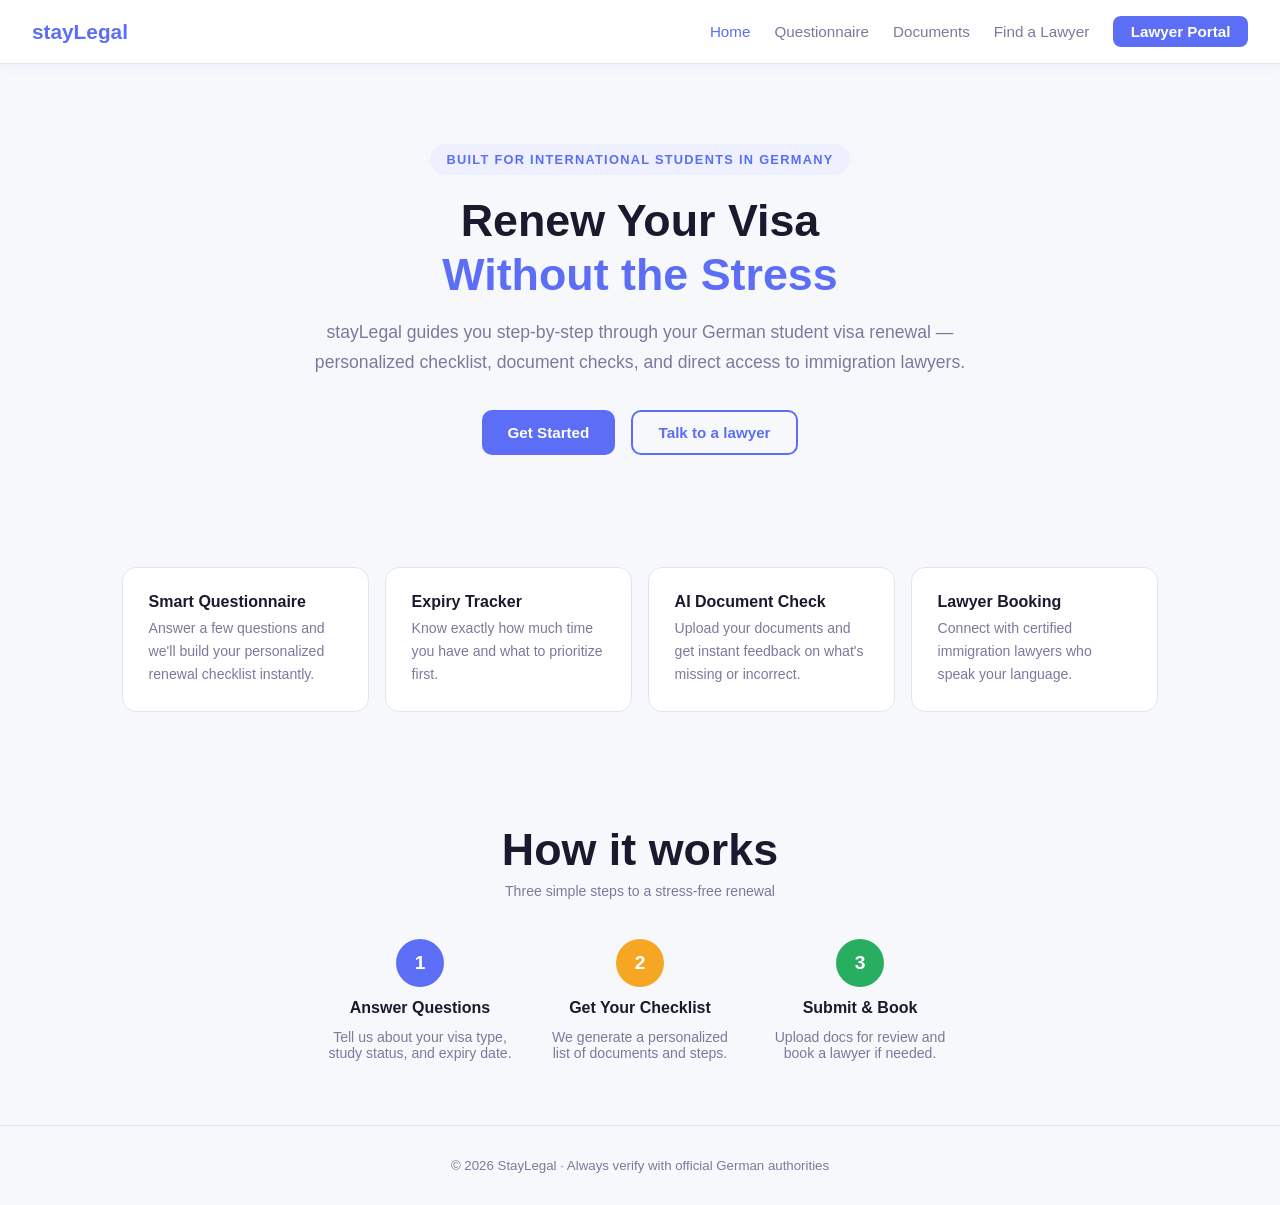
<file: stayLegal-visa/index.html>
<!doctype html>
<html lang="en">
  <head>
    <meta charset="UTF-8" />
    <meta name="viewport" content="width=device-width, initial-scale=1.0" />
    <title>StayLegal – German Student Visa Renewal</title>
    <link rel="stylesheet" href="css/style.css" />
    <link rel="preconnect" href="https://fonts.googleapis.com" />
  </head>
  <body>
    <!-- Navbar -->
    <nav class="navbar">
      <a href="index.html" class="logo">stayLegal</a>
      <div class="nav-links">
        <a href="index.html" class="active">Home</a>
        <a href="questionnaire.html">Questionnaire</a>
        <a href="documents.html">Documents</a>
        <a href="lawyer.html">Find a Lawyer</a>
        <a href="" class="btn-nav">Lawyer Portal</a>
      </div>
    </nav>

    <!-- Hero -->
    <section class="hero">
      <div class="badge">BUILT FOR INTERNATIONAL STUDENTS IN GERMANY</div>
      <h1>Renew Your Visa <br /><span>Without the Stress</span></h1>
      <p>
        stayLegal guides you step-by-step through your German student visa
        renewal — personalized checklist, document checks, and direct access to
        immigration lawyers.
      </p>
      <div class="hero-actions">
        <a href="questionnaire.html" class="btn btn-primary"> Get Started </a>
        <a href="lawyer.html" class="btn btn-outline"> Talk to a lawyer </a>
      </div>
    </section>

    <!-- Features -->
    <div class="features">
      <div class="feature-card">
        <h3>Smart Questionnaire</h3>
        <p>
          Answer a few questions and we'll build your personalized renewal
          checklist instantly.
        </p>
      </div>
      <div class="feature-card">
        <h3>Expiry Tracker</h3>
        <p>Know exactly how much time you have and what to prioritize first.</p>
      </div>
      <div class="feature-card">
        <h3>AI Document Check</h3>
        <p>
          Upload your documents and get instant feedback on what's missing or
          incorrect.
        </p>
      </div>
      <div class="feature-card">
        <h3>Lawyer Booking</h3>
        <p>
          Connect with certified immigration lawyers who speak your language.
        </p>
      </div>
    </div>

    <!-- How it works -->
    <section class="overview">
      <h2>How it works</h2>
      <p class="subheading">Three simple steps to a stress-free renewal</p>
      <div class="overview-container">
        <div class="overview-step">
          <div class="overview-card">1</div>
          <h4>Answer Questions</h4>
          <p>Tell us about your visa type, study status, and expiry date.</p>
        </div>
        <div class="overview-step">
          <div class="overview-card" style="background: var(--yellow)">2</div>
          <h4>Get Your Checklist</h4>
          <p>We generate a personalized list of documents and steps.</p>
        </div>

        <div class="overview-step">
          <div class="overview-card" style="background: var(--success)">3</div>
          <h4>Submit & Book</h4>
          <p>Upload docs for review and book a lawyer if needed.</p>
        </div>
      </div>
    </section>

    <footer>
      © 2026 StayLegal · Always verify with official German authorities
    </footer>
  </body>
</html>
</file>
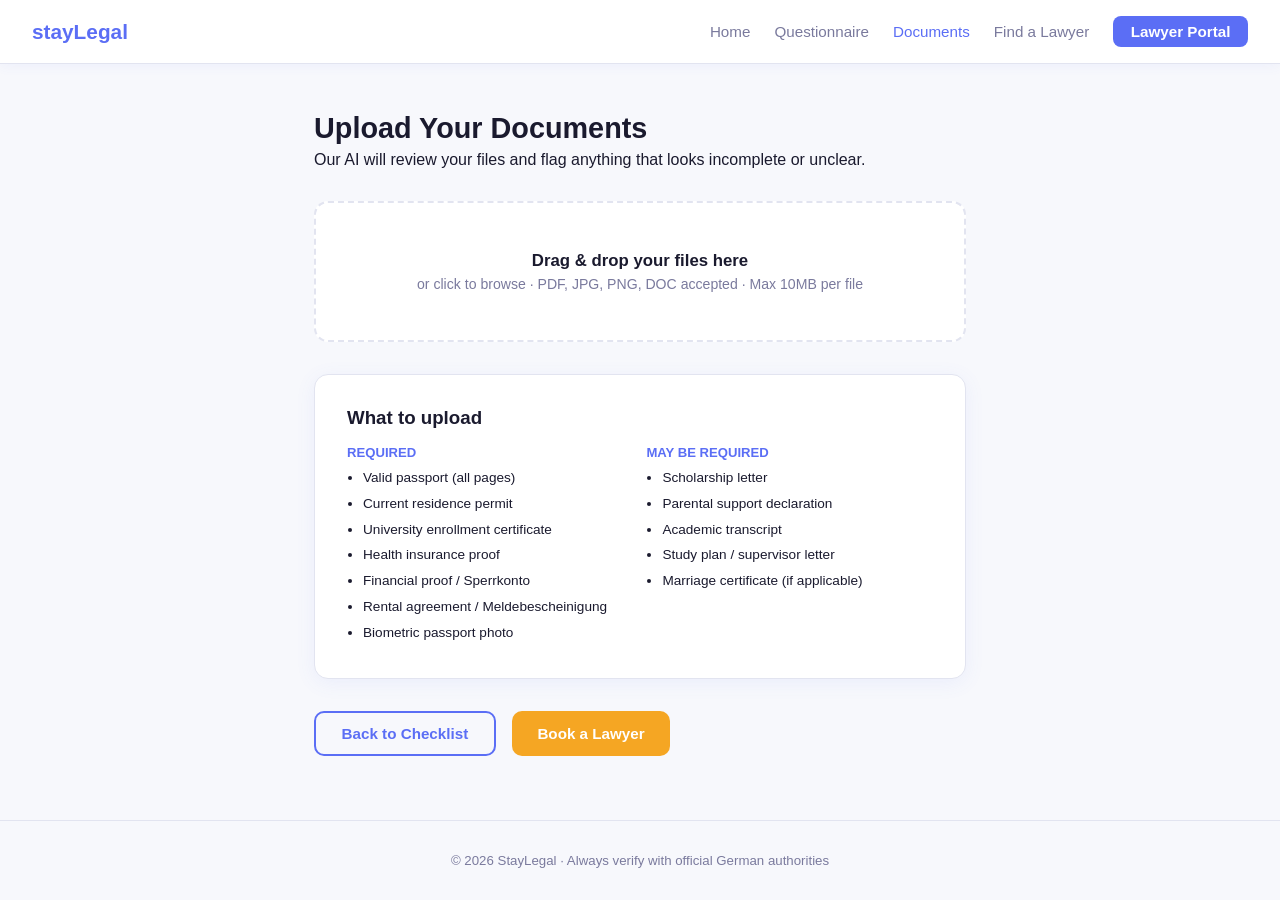
<file: stayLegal-visa/documents.html>
<!doctype html>
<html lang="en">
  <head>
    <meta charset="UTF-8" />
    <meta name="viewport" content="width=device-width, initial-scale=1.0" />
    <title>Upload Documents – stayLegal</title>
    <link rel="stylesheet" href="css/style.css" />
    <link rel="preconnect" href="https://fonts.googleapis.com" />
  </head>
  <body>
    <nav class="navbar">
      <a href="index.html" class="logo">stayLegal</a>
      <div class="nav-links">
        <a href="index.html">Home</a>
        <a href="questionnaire.html">Questionnaire</a>
        <a href="documents.html" class="active">Documents</a>
        <a href="lawyer.html">Find a Lawyer</a>
        <a href="" class="btn-nav">Lawyer Portal</a>
      </div>
    </nav>

    <div class="upload-wrap">
      <div style="margin-bottom: 2rem">
        <h1 style="font-size: 1.8rem; font-weight: 800">
          Upload Your Documents
        </h1>
        <p style="margin-top: 0.4rem">
          Our AI will review your files and flag anything that looks incomplete
          or unclear.
        </p>
      </div>

      <!-- Upload Zone -->
      <div class="upload-zone" id="uploadZone">
        <h3>Drag & drop your files here</h3>
        <p>
          or click to browse · PDF, JPG, PNG, DOC accepted · Max 10MB per file
        </p>
      </div>

      <!-- Document Type Guide -->
      <div class="card" style="margin-top: 2rem">
        <h3>What to upload</h3>
        <div class="card-container">
          <div>
            <p>REQUIRED</p>
            <ul>
              <li>Valid passport (all pages)</li>
              <li>Current residence permit</li>
              <li>University enrollment certificate</li>
              <li>Health insurance proof</li>
              <li>Financial proof / Sperrkonto</li>
              <li>Rental agreement / Meldebescheinigung</li>
              <li>Biometric passport photo</li>
            </ul>
          </div>
          <div>
            <p>MAY BE REQUIRED</p>
            <ul>
              <li>Scholarship letter</li>
              <li>Parental support declaration</li>
              <li>Academic transcript</li>
              <li>Study plan / supervisor letter</li>
              <li>Marriage certificate (if applicable)</li>
            </ul>
          </div>
        </div>
      </div>

      <div class="document-buttons">
        <a href="" class="btn btn-outline">Back to Checklist</a>
        <a href="lawyer.html" class="btn btn-yellow">Book a Lawyer</a>
      </div>
    </div>

    <footer>
      © 2026 StayLegal · Always verify with official German authorities
    </footer>
    <div class="toast" id="toast"></div>
    <script src="js/app.js"></script>
  </body>
</html>
</file>
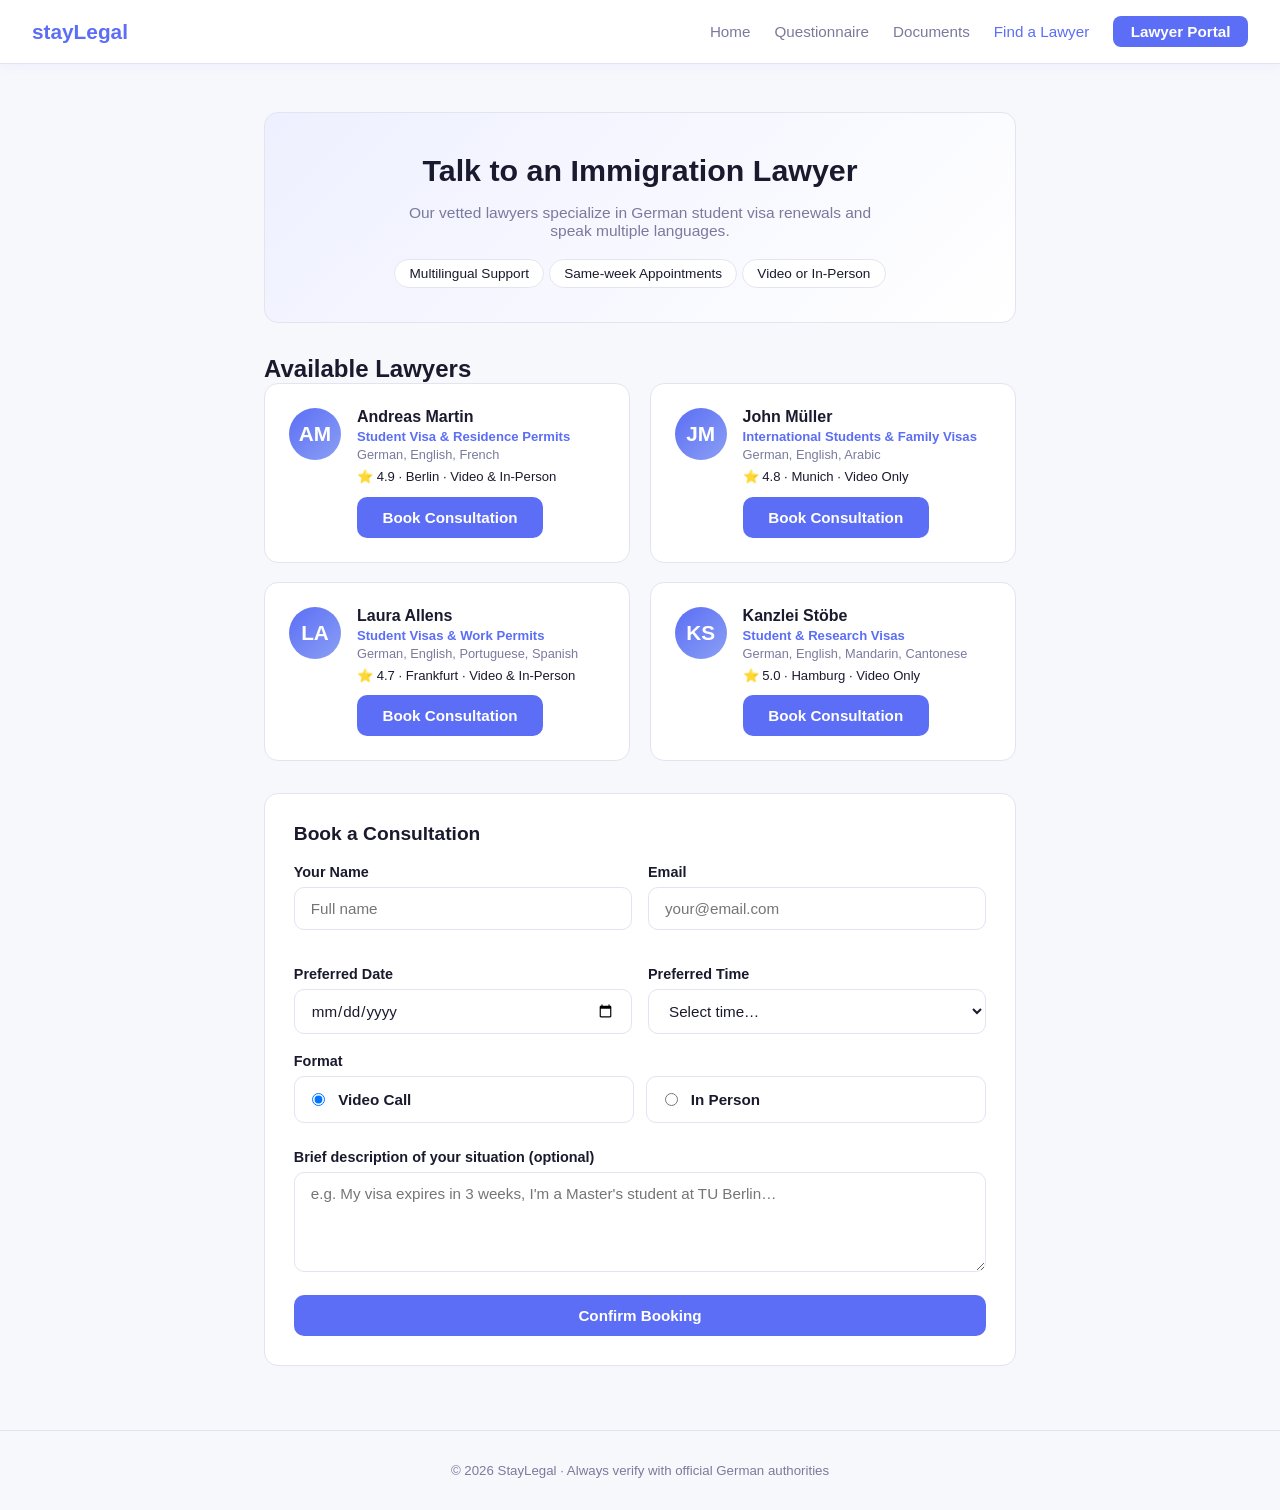
<file: stayLegal-visa/lawyer.html>
<!doctype html>
<html lang="en">
  <head>
    <meta charset="UTF-8" />
    <meta name="viewport" content="width=device-width, initial-scale=1.0" />
    <title>Find a Lawyer – StayLegal</title>
    <link rel="stylesheet" href="css/style.css" />
    <link rel="preconnect" href="https://fonts.googleapis.com" />
  </head>
  <body>
    <nav class="navbar">
      <a href="index.html" class="logo">stayLegal</a>
      <div class="nav-links">
        <a href="index.html">Home</a>
        <a href="questionnaire.html">Questionnaire</a>
        <a href="documents.html">Documents</a>
        <a href="lawyer.html" class="active">Find a Lawyer</a>
        <a href="" class="btn-nav">Lawyer Portal</a>
      </div>
    </nav>

    <!-- Top floating section-->
    <div class="lawyer-wrap">
      <div class="lawyer-hero">
        <h1>Talk to an Immigration Lawyer</h1>
        <p>
          Our vetted lawyers specialize in German student visa renewals and
          speak multiple languages.
        </p>
        <div>
          <span>Multilingual Support</span>
          <span>Same-week Appointments</span>
          <span>Video or In-Person</span>
        </div>
      </div>

      <!-- Lawyer Cards -->
      <h2>Available Lawyers</h2>
      <div class="lawyers-grid">
        <div class="lawyer-card">
          <div class="lawyer-avatar">AM</div>
          <div class="lawyer-info">
            <h3>Andreas Martin</h3>
            <p class="spec">Student Visa & Residence Permits</p>
            <p class="lang">German, English, French</p>
            <p class="rating">⭐ 4.9 · Berlin · Video & In-Person</p>
            <button class="btn btn-primary" style="margin-top: 0.8rem">
              Book Consultation
            </button>
          </div>
        </div>

        <div class="lawyer-card">
          <div class="lawyer-avatar">JM</div>
          <div class="lawyer-info">
            <h3>John Müller</h3>
            <p class="spec">International Students & Family Visas</p>
            <p class="lang">German, English, Arabic</p>
            <p class="rating">⭐ 4.8 · Munich · Video Only</p>
            <button class="btn btn-primary" style="margin-top: 0.8rem">
              Book Consultation
            </button>
          </div>
        </div>

        <div class="lawyer-card">
          <div class="lawyer-avatar">LA</div>
          <div class="lawyer-info">
            <h3>Laura Allens</h3>
            <p class="spec">Student Visas & Work Permits</p>
            <p class="lang">German, English, Portuguese, Spanish</p>
            <p class="rating">⭐ 4.7 · Frankfurt · Video & In-Person</p>
            <button class="btn btn-primary" style="margin-top: 0.8rem">
              Book Consultation
            </button>
          </div>
        </div>

        <div class="lawyer-card">
          <div class="lawyer-avatar">KS</div>
          <div class="lawyer-info">
            <h3>Kanzlei Stöbe</h3>
            <p class="spec">Student & Research Visas</p>
            <p class="lang">German, English, Mandarin, Cantonese</p>
            <p class="rating">⭐ 5.0 · Hamburg · Video Only</p>
            <button class="btn btn-primary" style="margin-top: 0.8rem">
              Book Consultation
            </button>
          </div>
        </div>
      </div>

      <!-- Booking Form -->
      <div class="booking-form" id="bookingForm">
        <h2>Book a Consultation</h2>
        <div class="booking-container">
          <div class="form-group">
            <label>Your Name</label>
            <input type="text" id="bookName" placeholder="Full name" />
          </div>
          <div class="form-group">
            <label>Email</label>
            <input type="email" id="bookEmail" placeholder="your@email.com" />
          </div>
          <div class="form-group">
            <label>Preferred Date</label>
            <input type="date" id="bookDate" />
          </div>
          <div class="form-group">
            <label>Preferred Time</label>
            <select>
              <option value="">Select time…</option>
              <option>09:00 – 09:30</option>
              <option>09:30 – 10:00</option>
              <option>10:00 – 10:30</option>
              <option>11:00 – 11:30</option>
              <option>14:00 – 14:30</option>
              <option>15:00 – 15:30</option>
              <option>16:00 – 16:30</option>
            </select>
          </div>
        </div>

        <div class="form-group">
          <label>Format</label>
          <div style="display: flex; gap: 0.8rem">
            <label class="option-item" style="flex: 1">
              <input type="radio" name="format" value="video" checked />
              Video Call
            </label>
            <label class="option-item" style="flex: 1">
              <input type="radio" name="format" value="inperson" />
              In Person
            </label>
          </div>
        </div>
        <div class="form-group">
          <label>Brief description of your situation (optional)</label>
          <textarea
            placeholder="e.g. My visa expires in 3 weeks, I'm a Master's student at TU Berlin…"
          ></textarea>
        </div>
        <button class="btn btn-primary btn-full">Confirm Booking</button>
      </div>
    </div>

    <footer>
      © 2026 StayLegal · Always verify with official German authorities
    </footer>
    <div class="toast" id="toast"></div>
    <script src="js/app.js"></script>
  </body>
</html>
</file>
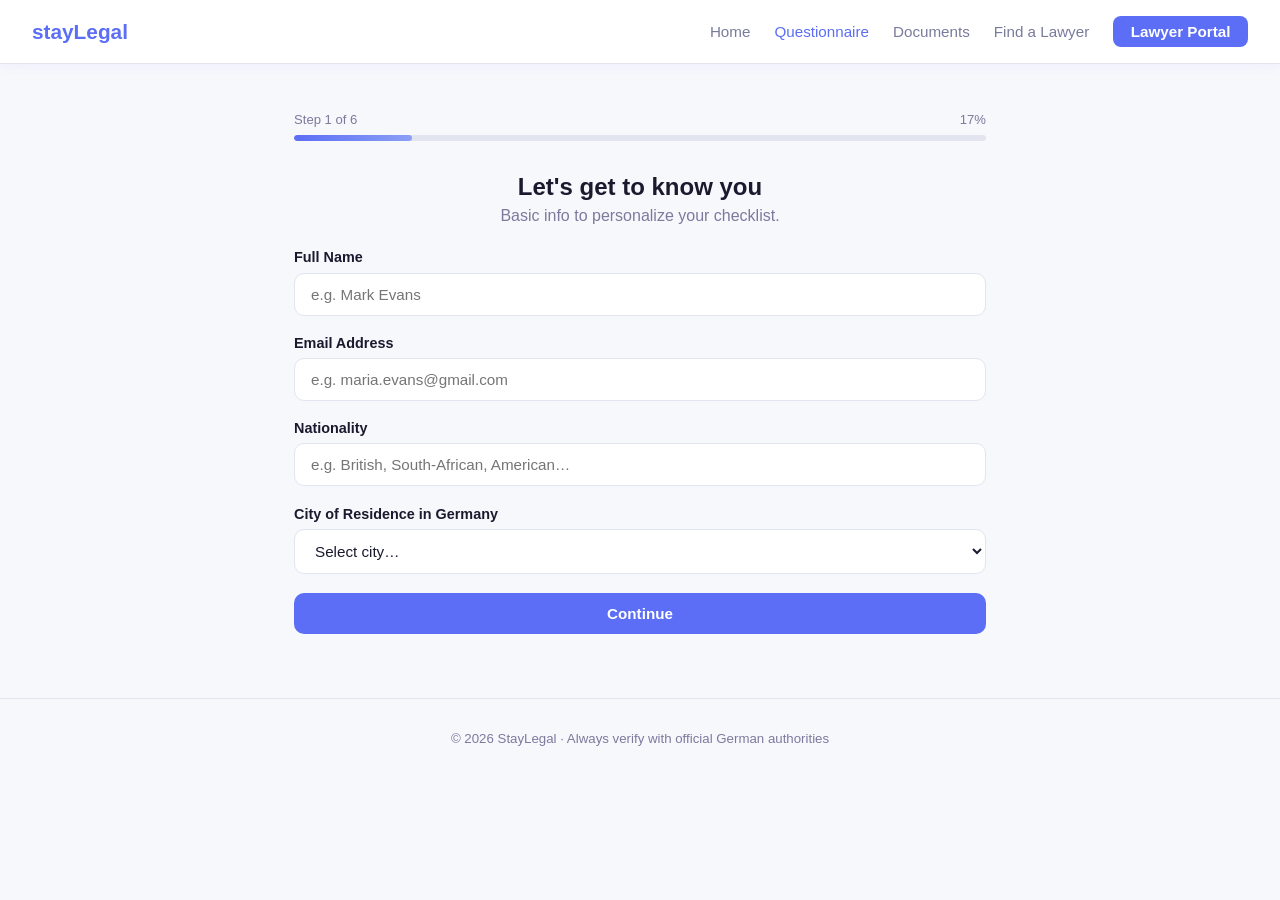
<file: stayLegal-visa/questionnaire.html>
<!doctype html>
<html lang="en">
  <head>
    <meta charset="UTF-8" />
    <meta name="viewport" content="width=device-width, initial-scale=1.0" />
    <title>Questionnaire – StayLegal</title>
    <link rel="stylesheet" href="css/style.css" />
    <link rel="preconnect" href="https://fonts.googleapis.com" />
  </head>
  <body>
    <!-- Navbar -->
    <nav class="navbar">
      <a href="index.html" class="logo">stayLegal</a>
      <div class="nav-links">
        <a href="index.html">Home</a>
        <a href="questionnaire.html" class="active">Questionnaire</a>
        <a href="documents.html">Documents</a>
        <a href="lawyer.html">Find a Lawyer</a>
        <a href="" class="btn-nav">Lawyer Portal</a>
      </div>
    </nav>

    <!-- Question container -->
    <div class="questionContainer">
      <!-- Progress -->
      <div class="progress-label">
        <span id="stepLabel">Step 1 of 6</span>
        <span id="stepPct">17%</span>
      </div>
      <div class="progress-bar-wrap">
        <div
          class="progress-bar-fill"
          id="progressFill"
          style="width: 17%"
        ></div>
      </div>

      <!-- Step 1: Basic Info -->
      <div class="questionnaire-step active" id="step1">
        <h2>Let's get to know you</h2>
        <p class="q-hint">Basic info to personalize your checklist.</p>
        <div class="form-group">
          <label>Full Name</label>
          <input type="text" id="fullName" placeholder="e.g. Mark Evans" />
        </div>
        <div class="form-group">
          <label>Email Address</label>
          <input
            type="email"
            id="email"
            placeholder="e.g. maria.evans@gmail.com"
          />
        </div>
        <div class="form-group">
          <label>Nationality</label>
          <input
            type="text"
            id="nationality"
            placeholder="e.g. British, South-African, American…"
          />
        </div>
        <div class="form-group">
          <label>City of Residence in Germany</label>
          <select id="city">
            <option value="">Select city…</option>
            <option>Berlin</option>
            <option>Munich</option>
            <option>Hamburg</option>
            <option>Frankfurt</option>
            <option>Cologne</option>
            <option>Stuttgart</option>
            <option>Düsseldorf</option>
            <option>Leipzig</option>
            <option>Other</option>
          </select>
        </div>
        <button class="btn btn-primary btn-full" onclick="nextStep(1)">
          Continue
        </button>
      </div>

      <!-- Step 2: Visa Info -->
      <div class="questionnaire-step" id="step2">
        <h2>About your current visa</h2>
        <p class="q-hint">
          We'll use this to flag urgency and tailor your documents.
        </p>
        <div class="form-group">
          <label>Current Visa Type</label>
          <div class="option-group">
            <label class="option-item">
              <input type="radio" name="visaType" value="student" />
              Student Visa (§16b AufenthG)
            </label>
            <label class="option-item">
              <input type="radio" name="visaType" value="language" />
              Language Course Visa (§16f AufenthG)
            </label>
            <label class="option-item">
              <input type="radio" name="visaType" value="jobseeker" />
              Job Seeker Visa (§20 AufenthG)
            </label>
            <label class="option-item">
              <input type="radio" name="visaType" value="other" />
              Other / Not sure
            </label>
          </div>
        </div>

        <div class="form-group" style="margin-top: 2rem">
          <label>Visa Expiry Date</label>
          <input type="date" id="expiryDate" />
        </div>

        <div style="display: flex; gap: 0.8rem; margin-top: 1rem">
          <button class="btn btn-outline" onclick="prevStep(2)">Back</button>
          <button class="btn btn-primary" style="flex: 1" onclick="nextStep(2)">
            Continue
          </button>
        </div>
      </div>

      <!-- Step 3: Study Status -->
      <div class="questionnaire-step" id="step3">
        <h2>Your study situation</h2>
        <p class="q-hint">
          This helps us know which enrollment documents you'll need.
        </p>
        <div class="form-group">
          <label>Current Study Status</label>
          <div class="option-group">
            <label class="option-item">
              <input type="radio" name="studyStatus" value="enrolled" />
              Currently enrolled (Bachelors/Masters/PhD)
            </label>
            <label class="option-item">
              <input
                type="radio"
                name="studyStatus"
                value="changingUniversity"
              />
              Changing universities or program
            </label>
            <label class="option-item">
              <input type="radio" name="studyStatus" value="finishing" />
              Final semester
            </label>
            <label class="option-item">
              <input type="radio" name="studyStatus" value="gap" />
              On a semester break / leave of absence
            </label>
          </div>
        </div>
        <div class="form-group" style="margin-top: 1rem">
          <label>University / Institution Name</label>
          <input
            type="text"
            id="university"
            placeholder="e.g. GISMA Berlin, Arden University…"
          />
        </div>
        <div style="display: flex; gap: 0.8rem; margin-top: 1rem">
          <button class="btn btn-outline" onclick="prevStep(3)">Back</button>
          <button class="btn btn-primary" style="flex: 1" onclick="nextStep(3)">
            Continue
          </button>
        </div>
      </div>

      <!-- Step 4: Financial Situation -->
      <div class="questionnaire-step" id="step4">
        <h2>Financial proof</h2>
        <p class="q-hint">
          Germany requires proof of sufficient funds (approx. €11,992/year).
        </p>
        <div class="form-group">
          <label>How do you fund your studies?</label>
          <div class="option-group">
            <label class="option-item">
              <input type="radio" name="funding" value="blocked" />
              Blocked bank account (Sperrkonto)
            </label>
            <label class="option-item">
              <input type="radio" name="funding" value="scholarship" />
              Scholarship (DAAD, Erasmus, etc.)
            </label>
            <label class="option-item">
              <input type="radio" name="funding" value="parents" />
              Parental/Guardian support
            </label>
            <label class="option-item">
              <input type="radio" name="funding" value="employment" />
              Part-time employment in Germany
            </label>
            <label class="option-item">
              <input type="radio" name="funding" value="multiple" />
              Multiple sources
            </label>
          </div>
        </div>
        <div style="display: flex; gap: 0.8rem; margin-top: 1rem">
          <button class="btn btn-outline" onclick="prevStep(4)">Back</button>
          <button class="btn btn-primary" style="flex: 1" onclick="nextStep(4)">
            Continue
          </button>
        </div>
      </div>

      <!-- Step 5: Insurance & Housing -->
      <div class="questionnaire-step" id="step5">
        <h2>Insurance & Housing</h2>
        <p class="q-hint">Mandatory for your visa application</p>
        <div class="form-group">
          <label>Health Insurance Status</label>
          <div class="option-group">
            <label class="option-item">
              <input type="radio" name="insurance" value="public" />
              Public insurance (TK, AOK, Barmer, etc.)
            </label>
            <label class="option-item">
              <input type="radio" name="insurance" value="private" />
              Private / travel insurance
            </label>
            <label class="option-item">
              <input type="radio" name="insurance" value="none" />
              Currently uninsured
            </label>
          </div>
        </div>
        <div class="form-group" style="margin-top: 2rem">
          <label>Current Accommodation</label>
          <div class="option-group">
            <label class="option-item">
              <input type="radio" name="housing" value="dorm" />
              Student dormitory (Wohnheim)
            </label>
            <label class="option-item">
              <input type="radio" name="housing" value="private" />
              Private rental (WG or apartment)
            </label>
            <label class="option-item">
              <input type="radio" name="housing" value="family" />
              Living with host family
            </label>
            <label class="option-item">
              <input type="radio" name="housing" value="searching" />
              Currently looking
            </label>
          </div>
        </div>
        <div style="display: flex; gap: 0.8rem; margin-top: 1rem">
          <button class="btn btn-outline" onclick="prevStep(5)">Back</button>
          <button class="btn btn-primary" style="flex: 1" onclick="nextStep(5)">
            Continue
          </button>
        </div>
      </div>

      <!-- Step 6: Additional Needs -->
      <div class="questionnaire-step" id="step6">
        <h2>Anything else?</h2>
        <p class="q-hint">
          Help us catch anything extra your situation might need.
        </p>
        <div class="form-group">
          <label>Do any of these apply to you? (select all that apply)</label>
          <div class="option-group">
            <label class="option-item">
              <input type="checkbox" name="extras" value="partner" />
              Bringing a spouse / partner
            </label>
            <label class="option-item">
              <input type="checkbox" name="extras" value="working" />
              Working more than 120 full days/year
            </label>
            <label class="option-item">
              <input type="checkbox" name="extras" value="expired" />
              My visa has already expired
            </label>
            <label class="option-item">
              <input type="checkbox" name="extras" value="name_change" />
              Name or passport change since last visa
            </label>
            <label class="option-item">
              <input type="checkbox" name="extras" value="none" />
              None of the above
            </label>
          </div>
        </div>
        <div class="form-group" style="margin-top: 1rem">
          <label>Anything you'd like to tell us? (optional)</label>
          <textarea
            id="notes"
            placeholder="e.g. I'm switching from a Master's to a PhD program next semester…"
          ></textarea>
        </div>
        <div style="display: flex; gap: 0.8rem; margin-top: 1.5rem">
          <button class="btn btn-outline" onclick="prevStep(6)">Back</button>
          <button
            class="btn btn-primary"
            style="flex: 1; background: var(--success)"
            onclick="submitQuestionnaire()"
          >
            Generate My Checklist ✓
          </button>
        </div>
      </div>
    </div>

    <footer>
      © 2026 StayLegal · Always verify with official German authorities
    </footer>
    <div class="toast" id="toast"></div>
    <script src="js/app.js"></script>
  </body>
</html>
</file>
<file: stayLegal-visa/css/style.css>
/* ─── Reset & Base ─── */
*, *::before, *::after { 
  box-sizing: border-box; 
  margin: 0; padding: 0; 
}
:root {
  --primary: #5B6EF5;
  --primary-light: #EEF0FF;
  --yellow: #F5A623;
  --success: #27AE60;
  --danger: #E74C3C;
  --warning: #F39C12;
  --bg-color: #F7F8FC;
  --card: #FFFFFF;
  --text: #1A1A2E;
  --faintPurple: #7A7A9D;
  --border: #E2E4F0;
  --radius: 14px;
  --shadow: 0 4px 20px rgba(91,110,245,0.08);
}
body {
  font-family: 'Inter', 'Segoe UI', sans-serif;
  background: var(--bg-color);
  color: var(--text);
  min-height: 100vh;
}



/* _________________NAV BAR___________________*/
.navbar {
  background: var(--card);
  border-bottom: 1px solid var(--border);
  padding: 0 2rem;
  height: 64px;
  display: flex;
  align-items: center;
  justify-content: space-between;
  position: sticky;
  top: 0;
  z-index: 100;
  box-shadow: 0 2px 12px rgba(91,110,245,0.06);
}
.navbar .logo {
  font-size: 1.3rem;
  font-weight: 700;
  color: var(--primary);
  text-decoration: none;
  display: flex;
  align-items: center;
  gap: 0.5rem;
}
.navbar .logo span { 
  color: var(--yellow); 
}

.nav-links { 
  display: flex; 
  gap: 1.5rem; 
  align-items: center; 
}
.nav-links a {
  text-decoration: none;
  color: var(--faintPurple); /* previously --muted */
  font-size: 0.95rem;
  font-weight: 500;
  transition: color 0.25s ease;
}
.nav-links a:hover, .nav-links a.active { 
  color: var(--primary); 
}
.nav-links .btn-nav {
  background: var(--primary);
  color: #fff !important;
  padding: 0.45rem 1.1rem;
  border-radius: 8px;
  font-weight: 600;
}
.nav-links .btn-nav:hover { 
  background: #4a5de0; 
}

/* _________________GENERAL STYLING FOR BUTTONS___________________*/
.btn {
  display: inline-flex;
  align-items: center;
  justify-content: center;
  gap: 0.4rem;
  padding: 0.75rem 1.6rem;
  border-radius: 10px;
  font-size: 0.95rem;
  font-weight: 600;
  cursor: pointer;
  border: none;
  transition: all 0.25s ease;
  text-decoration: none;
}

/* Buttons with the fill */
.btn-primary { 
  background: var(--primary); 
  color: #fff; 
}
.btn-primary:hover { 
  background: #4a5de0; 
  transform: translateY(-1px);
}

/* Buttons only with the outline */
.btn-outline { 
  background: transparent; 
  color: var(--primary); 
  border: 2px solid var(--primary); 
}
.btn-outline:hover { 
  background: var(--primary-light); 
}
.btn-yellow { 
  background: var(--yellow); 
  color: #fff; 
}
.btn-yellow:hover { 
  background: #e09510; 
  transform: translateY(-1px); 
}
.btn-full { 
  width: 100%; 
}

/* ─── Cards ─── */
.card {
  background: var(--card);
  border-radius: var(--radius);
  box-shadow: var(--shadow);
  border: 1px solid var(--border);
  padding: 2rem;
}



/* _____________________HERO SECTION_____________________*/
.hero {
  padding: 5rem 2rem 4rem;
  text-align: center;
  max-width: 720px;
  margin: 0 auto;
}
.hero .badge {
  display: inline-block;
  padding: 0.5rem 1rem;
  font-size: 0.8rem;
  font-weight: 700;
  letter-spacing: 0.1em;
  background: var(--primary-light);
  color: var(--primary);
  border-radius: 20px;
  margin-bottom: 1.2rem;
}
.hero h1 {
  font-size: 2.8rem;
  font-weight: 800;
  line-height: 1.2;
  margin-bottom: 1rem;
  color: var(--text);
}
.hero h1 span { 
  color: var(--primary); 
}
.hero p {
  font-size: 1.1rem;
  color: var(--faintPurple);
  line-height: 1.7;
  margin-bottom: 2rem;
}
.hero-actions { 
  display: flex; 
  gap: 1rem; 
  justify-content: center; 
  flex-wrap: wrap; 
}


/* ______________________FEATURES_______________________*/
.features {
  display: grid;
  grid-template-columns: repeat(auto-fit, minmax(220px, 1fr));
  gap: 1.0rem;
  max-width: 1100px;
  margin: 0 auto 4rem;
  padding: 3rem 2rem;
}
.feature-card {
  background: var(--card);
  border-radius: var(--radius);
  padding: 1.6rem;
  border: 1px solid var(--border);
  transition: all 0.25s ease;
  cursor: default;
}
.feature-card:hover {
  transform: translateY(-4px);
  box-shadow: 0 12px 30px rgba(91,110,245,0.12);
  border-color: var(--primary);
}
.feature-card h3 { 
  font-size: 1rem; 
  font-weight: 700; 
  margin-bottom: 0.4rem; 
}
.feature-card p { 
  font-size: 0.88rem; 
  color: var(--faintPurple); 
  line-height: 1.6; 
}


/* ____________________HOW IT WORKS_____________________*/
.overview{
  max-width: 700px;
  margin: 0 auto 4rem;
  padding: 0 2rem;
  text-align: center;
}
.overview h2 {
  font-size: 2.8rem; 
  font-weight: 800; 
  margin-bottom: 0.5rem;
}
.overview .subheading{
  color: var(--faintPurple); 
  margin-bottom: 2.5rem;
}
.overview p {
  color: var(--faintPurple);
  font-size: 0.88rem;
}
.overview h4 {
  font-weight: 700; 
  margin-bottom: 0.7rem;
}
.overview .overview-container {
  display: flex;
  gap: 1.5rem;
  justify-content: center;
  flex-wrap: wrap;
}
.overview .overview-card {
  display: flex;
  width: 48px;
  height: 48px;
  background: var(--primary);
  color: white;
  border-radius: 50%;
  align-items: center;
  justify-content: center;
  font-weight: 800;
  font-size: 1.2rem;
  margin: 0 auto 0.8rem;
}
.overview .overview-step {
  flex: 1; 
  min-width: 160px;
}


/* ____________________PROGRESS BAR_____________________*/
.progress-bar-wrap {
  background: var(--border);
  border-radius: 999px;
  height: 6px;
  margin-bottom: 2rem;
  overflow: hidden;
}

.progress-bar-fill {
  height: 100%;
  background: linear-gradient(90deg, var(--primary), #8B9FF5);
  border-radius: 999px;
  transition: width 0.4s ease;
}

.progress-label {
  display: flex;
  justify-content: space-between;
  font-size: 0.82rem;
  color: var(--faintPurple);
  margin-bottom: 0.5rem;
}



/* ____________________QUESTIONNAIRE_____________________*/
.questionContainer{
  max-width: 740px;
  margin: 3rem auto;
  padding: 0 1.5rem;
}
.questionnaire-step.active { 
  display: block; 
  animation: fadeUp 0.3s ease; 
}
.questionnaire-step { 
  display: none; 
}
.questionnaire-step h2 {
  font-size: 1.5rem; 
  font-weight: 700; 
  margin-bottom: 0.4rem; 
}
.questionnaire-step .q-hint { 
  font-size: 1rem; 
  color: var(--faintPurple); 
  margin-bottom: 1.5rem; 
}
.questionnaire-step h2, .questionnaire-step .q-hint {
  text-align: center;
}



/* ____________________FORM ELEMENTS_____________________*/
.form-group { margin-bottom: 1.2rem; }

label {
  display: block;
  font-size: 0.9rem;
  font-weight: 600;
  margin-bottom: 0.45rem;
  color: var(--text);
}


input[type="text"],
input[type="email"],
input[type="date"],
input[type="tel"],
select,
textarea {
  width: 100%;
  padding: 0.75rem 1rem;
  border: 1.5px solid var(--border);
  border-radius: 10px;
  font-size: 0.95rem;
  background: var(--card);
  color: var(--text);
  transition: border-color 0.25s ease, box-shadow 0.25s ease;
  outline: none;
  font-family: inherit;
}
input:focus, select:focus, textarea:focus {
  border-color: var(--primary);
  box-shadow: 0 0 0 3px rgba(91,110,245,0.12);
}
textarea { 
  resize: vertical; 
  min-height: 100px; 
}
/* Radio / Checkbox Options */
.option-group { display: flex; flex-direction: column; gap: 0.7rem; }

.option-item {
  display: flex;
  align-items: center;
  gap: 0.8rem;
  padding: 0.85rem 1.1rem;
  border: 1.5px solid var(--border);
  border-radius: 10px;
  cursor: pointer;
  transition: all 0.25s ease;
  font-size: 0.95rem;
  background: var(--card);
}

.option-item:hover { border-color: var(--primary); background: var(--primary-light); }
.option-item.selected { border-color: var(--primary); background: var(--primary-light); }




/* ____________________URGENCY BANNER_____________________*/
.urgency-banner {
  border-radius: 12px;
  padding: 1rem 1.3rem;
  display: flex;
  align-items: center;
  gap: 0.8rem;
  font-size: 0.92rem;
  font-weight: 600;
  margin-bottom: 1.5rem;
}
.urgency-banner.urgent { 
  background: #FEE2E2; 
  color: var(--danger); 
  border: 1px solid #FCA5A5; 
}
.urgency-banner.warning { 
  background: #FEF3C7; 
  color: var(--warning); 
  border: 1px solid #FCD34D; 
}
.urgency-banner.ok { 
  background: #D1FAE5; 
  color: var(--success);
  border: 1px solid #6EE7B7; 
}


/* ____________________CHECKLIST_____________________*/
.checklist-wrap {
  max-width: 700px;
  margin: 3rem auto;
  padding: 0 1.5rem;
}

.checklist-header { margin-bottom: 2rem; }
.checklist-header h1 { font-size: 1.8rem; font-weight: 800; }
.checklist-header p { color: var(--faintPurple); margin-top: 0.3rem; }
.checklist-section { margin-bottom: 2rem; }

.checklist-section h3 {
  font-size: 0.8rem;
  font-weight: 700;
  text-transform: uppercase;
  letter-spacing: 0.08em;
  color: var(--faintPurple);
  margin-bottom: 0.8rem;
}
.checklist-item {
  display: flex;
  align-items: flex-start;
  gap: 1rem;
  padding: 1rem 1.2rem;
  background: var(--card);
  border: 1.5px solid var(--border);
  border-radius: 12px;
  margin-bottom: 0.6rem;
  transition: all 0.25s ease;
}

.checklist-item.done { border-color: var(--success); background: var(--bg-color); }
.checklist-item.done .item-title { text-decoration: line-through; color: var(--faintPurple); }

.checklist-item .check-box {
  width: 22px;
  height: 22px;
  border-radius: 6px;
  border: 2px solid var(--border);
  cursor: pointer;
  flex-shrink: 0;
  display: flex;
  align-items: center;
  justify-content: center;
  transition: all 0.25s ease;
  margin-top: 1px;
}
.checklist-item .check-box.checked {
  background: var(--success);
  border-color: var(--success);
  color: white;
}

.item-title { font-size: 0.95rem; font-weight: 600; }
.item-desc { font-size: 0.82rem; color: var(--faintPurple); margin-top: 0.2rem; }

.checklist-actions {
  display: flex;
  gap: 1rem;
  margin-top: 2rem;
  flex-wrap: wrap;
}



/* ____________________UPLOAD SECTION ZONE_____________________*/
.upload-wrap { 
  max-width: 700px; 
  margin: 3rem auto; 
  padding: 0 1.5rem; 
}
.upload-zone {
  border: 2.5px dashed var(--border);
  border-radius: var(--radius);
  padding: 3rem 2rem;
  text-align: center;
  cursor: pointer;
  transition: all 0.25s ease;
  background: var(--card);
  position: relative;
}
.upload-zone:hover, .upload-zone.dragover {
  border-color: var(--primary);
  background: var(--primary-light);
}

.upload-zone h3 { font-size: 1.05rem; font-weight: 700; margin-bottom: 0.3rem; }
.upload-zone p { font-size: 0.88rem; color: var(--faintPurple); }
.card h3 { margin-bottom: 1rem}
.card .card-container {
  display: grid;
  grid-template-columns: repeat(auto-fit, minmax(200px, 1fr));
  gap: 0.8rem;
}
.card .card-container p {
  font-size: 0.82rem;
                font-weight: 700;
                color: var(--primary);
                margin-bottom: 0.3rem;
}
.card .card-container ul {
  font-size: 0.85rem; 
  line-height: 1.9; 
  padding-left: 1rem;
}
.document-buttons {
  display: flex; 
  gap: 1rem; 
  margin-top: 2rem; 
  flex-wrap: wrap;
}



/* ____________________LAWYER PAGE- BOILERPLATE_____________________*/
.lawyer-wrap { max-width: 800px; margin: 3rem auto; padding: 0 1.5rem; }

.lawyer-wrap .lawyer-hero {
  text-align: center;
  padding: 2.5rem 1.5rem;
  background: linear-gradient(135deg, var(--primary-light) 0%, #fff 100%);
  border-radius: var(--radius);
  border: 1px solid var(--border);
  margin-bottom: 2rem;
}
.lawyer-wrap .lawyer-hero h1 { font-size: 1.9rem; font-weight: 800; margin-bottom: 1rem; }
.lawyer-wrap .lawyer-hero p { color: var(--faintPurple); font-size: 0.97rem; max-width: 500px; margin: 0 auto 1.5rem; }

.lawyer-wrap span {
  font-size: 0.85rem;
  background: white;
  padding: 0.4rem 0.9rem;
  border-radius: 20px;
  border: 1px solid var(--border);   
}

.lawyers-grid { 
  display: grid; 
  grid-template-columns: repeat(auto-fit, minmax(300px, 1fr)); 
  gap: 1.2rem; 
  margin-bottom: 2rem; 
}
.lawyer-card {
  background: var(--card);
  border: 1.5px solid var(--border);
  border-radius: var(--radius);
  padding: 1.5rem;
  display: flex;
  gap: 1rem;
  align-items: flex-start;
  transition: all 0.25s ease;
}
.lawyer-card:hover { border-color: var(--primary); transform: translateY(-2px); box-shadow: var(--shadow); }

.lawyer-avatar {
  width: 52px;
  height: 52px;
  border-radius: 50%;
  background: linear-gradient(135deg, var(--primary), #8B9FF5);
  display: flex;
  align-items: center;
  justify-content: center;
  color: white;
  font-size: 1.3rem;
  font-weight: 700;
  flex-shrink: 0;
}

.lawyer-info h3 { font-size: 1rem; font-weight: 700; }
.lawyer-info .spec { font-size: 0.82rem; color: var(--primary); font-weight: 600; margin: 0.2rem 0; }
.lawyer-info .lang { font-size: 0.8rem; color: var(--faintPurple); }
.lawyer-info .rating { font-size: 0.82rem; margin-top: 0.4rem; }

.booking-container {
  display: grid; grid-template-columns: 1fr 1fr; gap: 1rem

}
.booking-form { background: var(--card); border: 1.5px solid var(--border); border-radius: var(--radius); padding: 1.8rem; }
.booking-form h2 { font-size: 1.2rem; font-weight: 700; margin-bottom: 1.2rem; }




/* ____________________TOAST POP-UP_____________________
    Toast- temporary notification pop up in the corne of the screen
*/
.toast {
  position: fixed;
  bottom: 2rem;
  right: 2rem;
  background: var(--text);
  color: #fff;
  padding: 0.9rem 1.4rem;
  border-radius: 12px;
  font-size: 0.9rem;
  font-weight: 600;
  z-index: 999;
  opacity: 0;
  transform: translateY(10px);
  transition: all 0.3s ease;
  pointer-events: none;
  max-width: 320px;
}
.toast.show { 
  opacity: 1; 
  transform: translateY(0); 
}




/* ____________________FOOTER SECTION_____________________*/
footer {
  text-align: center;
  padding: 2rem;
  font-size: 0.83rem;
  color: var(--faintPurple);
  border-top: 1px solid var(--border);
  margin-top: 4rem;
}





/* ____________________MEDIA QUERIES_____________________*/
@media (max-width: 600px) {
  .hero h1 { font-size: 2rem; }
  .navbar { padding: 0 1rem; }
  .nav-links a:not(.btn-nav) { display: none; }
  .checklist-actions { flex-direction: column; }
}
</file>
